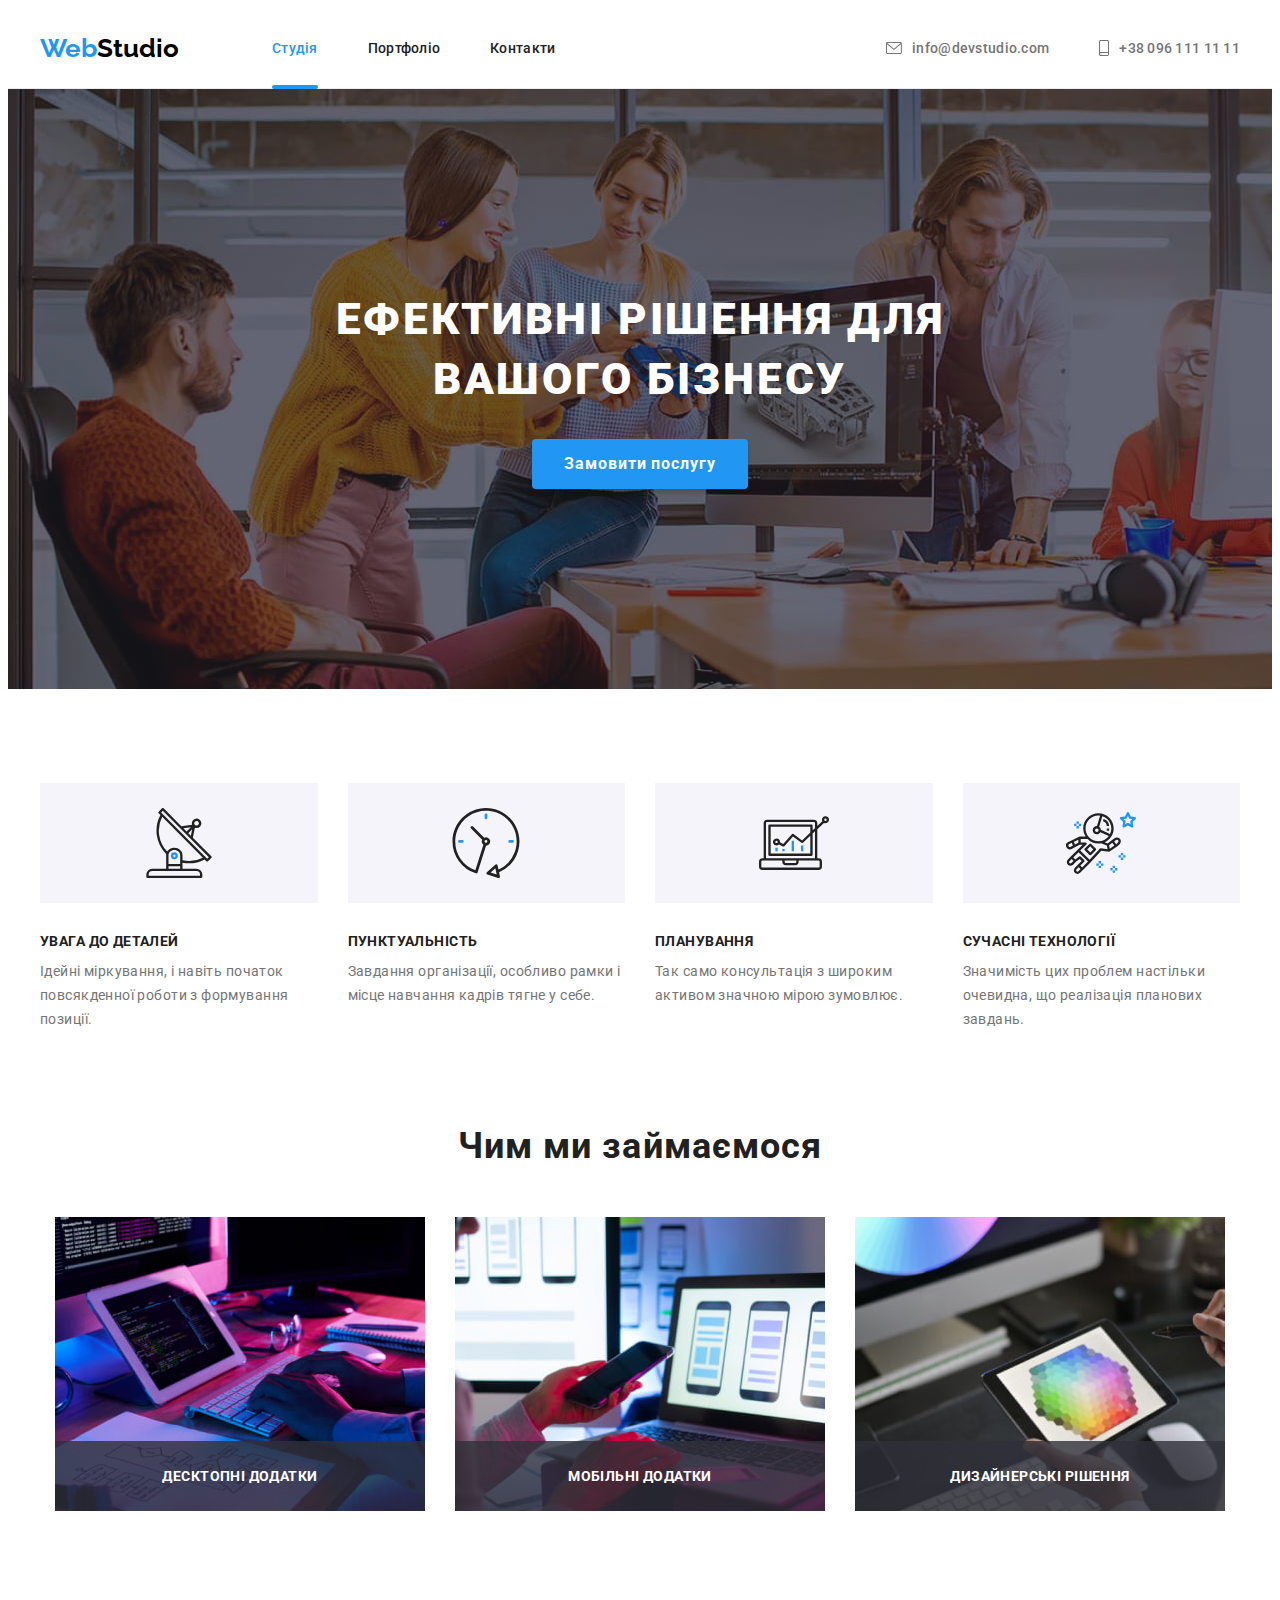
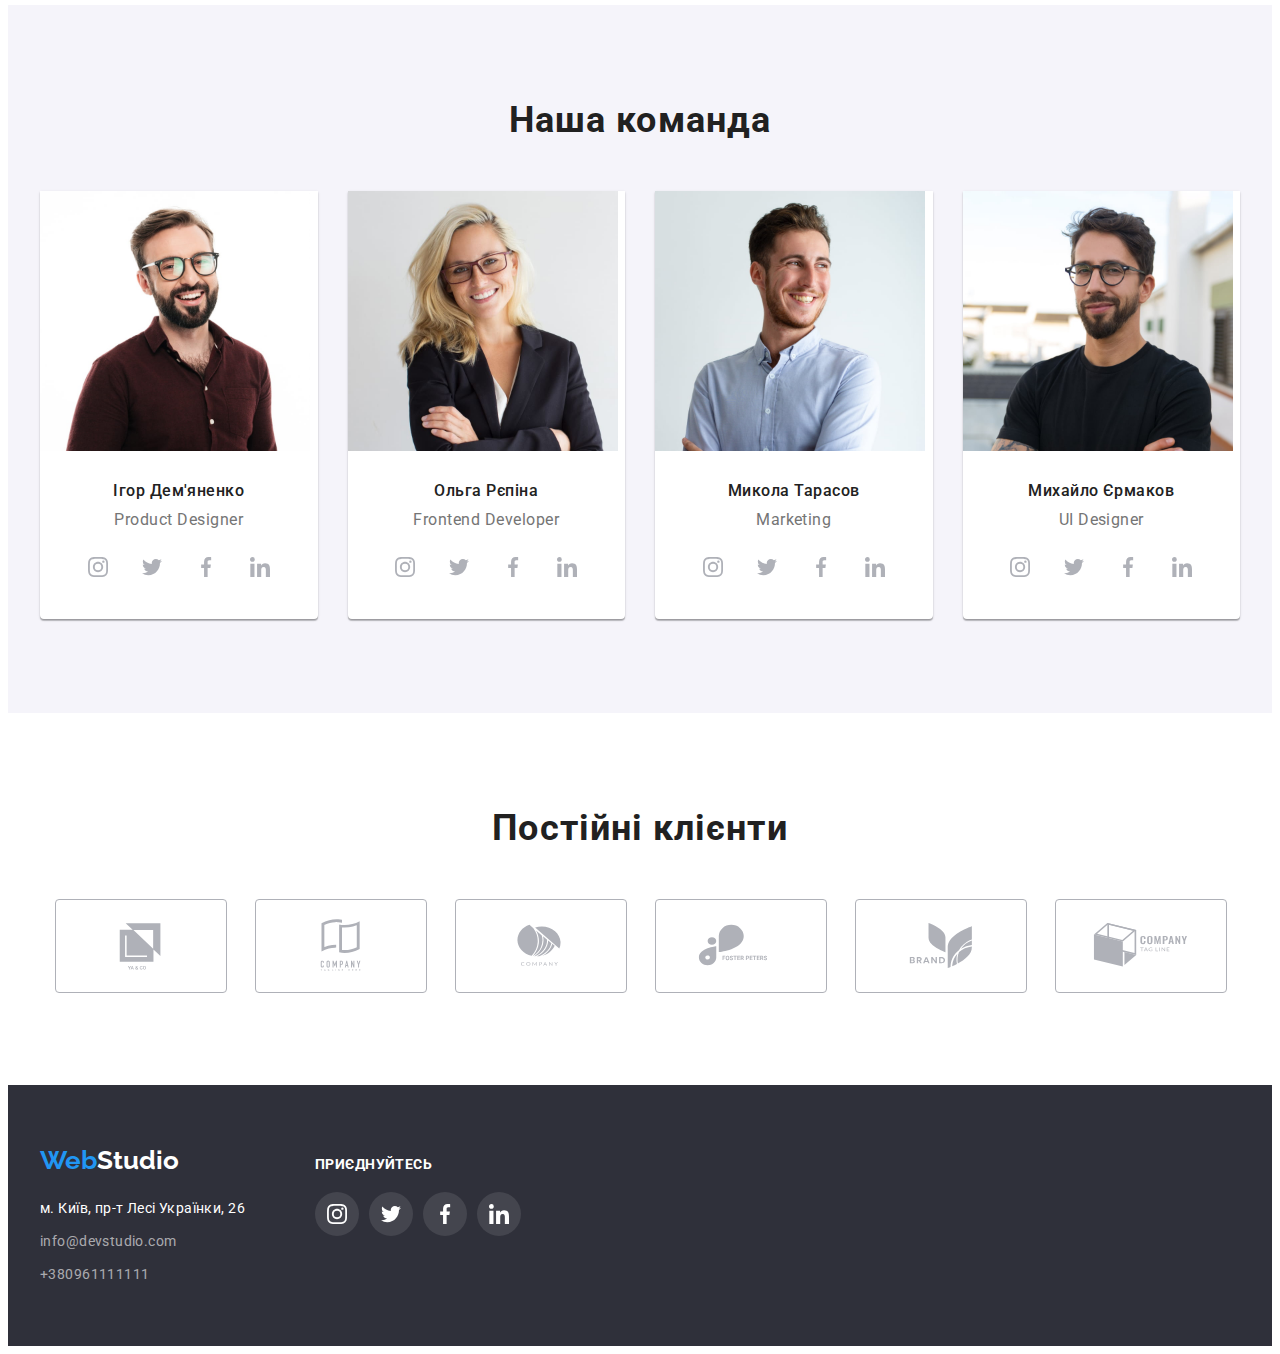
<file: index.html>
<!DOCTYPE html>
<html lang="uk">
  <head>
    <meta charset="UTF-8" />
    <meta http-equiv="X-UA-Compatible" content="IE=edge" />
    <meta name="viewport" content="width=device-width, initial-scale=1.0" />
    <title>Студія</title>
    <!-- Fons -->
    <link rel="preconnect" href="https://fonts.googleapis.com" />
    <link rel="preconnect" href="https://fonts.gstatic.com" crossorigin />
    <link
      href="https://fonts.googleapis.com/css2?family=Raleway:wght@700&family=Roboto:wght@400;500;700;900&display=swap"
      rel="stylesheet"
    />
    <!-- Modern-normalize -->
    <link
      rel="stylesheet"
      href="https://cdnjs.cloudflare.com/ajax/libs/modern-normalize/1.1.0/modern-normalize.min.css"
      integrity="sha512-wpPYUAdjBVSE4KJnH1VR1HeZfpl1ub8YT/NKx4PuQ5NmX2tKuGu6U/JRp5y+Y8XG2tV+wKQpNHVUX03MfMFn9Q=="
      crossorigin="anonymous"
      referrerpolicy="no-referrer"
    />
    <!-- Custom styles -->
    <link rel="stylesheet" href="./css/styles.css" />
  </head>

  <body>
    <!--header-->
    <header class="header">
      <div class="container header-container">
        <a class="logo link" href="./index.html" lang="en">
          Web<span class="logo-part">Studio</span></a
        >
        <nav class="navigation">
          <ul class="nav-list list">
            <li class="nav-item">
              <a class="nav-link link current" href="">Студія</a>
            </li>
            <li class="nav-item">
              <a class="nav-link link" href="./portfolio.html">Портфоліо</a>
            </li>
            <li class="nav-item">
              <a class="nav-link link" href="">Контакти</a>
            </li>
          </ul>
        </nav>
        <ul class="contacts-list list">
          <li class="contacts-item">
            <a class="contacts-link link" href="mailto:info@devstudio.com">
              <svg class="contacts-icon" width="16" height="12">
                <use href="./image/sprite.svg#mail"></use>
              </svg>
              info@devstudio.com
            </a>
          </li>
          <li class="contacts-item">
            <a class="contacts-link link" href="tel:+380961111111">
              <svg class="contacts-icon" width="10" height="16">
                <use href="./image/sprite.svg#smartphone"></use>
              </svg>
              +38 096 111 11 11
            </a>
          </li>
        </ul>
      </div>
    </header>
    <!--main-->
    <main>
      <!--Hero-->
      <section class="hero">
        <div class="container">
          <h1 class="main-title">Ефективні рішення для вашого бізнесу</h1>
          <button class="hero-btn" type="button" data-modal-open>Замовити послугу</button>
        </div>
      </section>
      <!--особливості-->
      <section class="features section">
        <div class="container">
          <h2 class="visually-hidden">Особливості</h2>
          <ul class="features-list list">
            <li class="features-item">
              <div class="features-box">
                <svg width="70" height="70">
                  <use href="./image/sprite.svg#antenna"></use>
                </svg>
              </div>
              <h3 class="features-suptitle">Увага до деталей</h3>
              <p class="features-text">
                Ідейні міркування, і навіть початок повсякденної роботи з формування позиції.
              </p>
            </li>
            <li class="features-item">
              <div class="features-box">
                <svg width="70" height="70">
                  <use href="./image/sprite.svg#clock"></use>
                </svg>
              </div>
              <h3 class="features-suptitle">Пунктуальність</h3>
              <p class="features-text">
                Завдання організації, особливо рамки і місце навчання кадрів тягне у себе.
              </p>
            </li>
            <li class="features-item">
              <div class="features-box">
                <svg width="70" height="70">
                  <use href="./image/sprite.svg#diagram"></use>
                </svg>
              </div>
              <h3 class="features-suptitle">Планування</h3>
              <p class="features-text">
                Так само консультація з широким активом значною мірою зумовлює.
              </p>
            </li>
            <li class="features-item">
              <div class="features-box">
                <svg width="70" height="70">
                  <use href="./image/sprite.svg#astronaut"></use>
                </svg>
              </div>
              <h3 class="features-suptitle">Сучасні технології</h3>
              <p class="features-text">
                Значимість цих проблем настільки очевидна, що реалізація планових завдань.
              </p>
            </li>
          </ul>
        </div>
      </section>
      <!--чим ми займаємося-->
      <section class="about">
        <div class="container">
          <h2 class="about-title">Чим ми займаємося</h2>
          <ul class="about-list list">
            <li class="about-item">
              <img
                class="about-img"
                src="./image/about/img1.jpg"
                alt="розробник пише код"
                width="370"
                height="294"
              />
              <div class="label-box">
                <h3 class="about-label">Десктопні додатки</h3>
              </div>
            </li>
            <li class="about-item">
              <img
                class="about-img"
                src="./image/about/img2.jpg"
                alt="розробник створює мобільний додаток"
                width="370"
                height="294"
              />
              <div class="label-box">
                <h3 class="about-label">Мобільні додатки</h3>
              </div>
            </li>
            <li class="about-item">
              <img
                class="about-img"
                src="./image/about/img3.jpg"
                alt="дизайнер обирає палітру"
                width="370"
                height="294"
              />
              <div class="label-box">
                <h3 class="about-label">Дизайнерські рішення</h3>
              </div>
            </li>
          </ul>
        </div>
      </section>
      <!--команда-->
      <section class="team section">
        <div class="container">
          <h2 class="team-title">Наша команда</h2>
          <ul class="team-list list">
            <li class="team-item">
              <img
                class="team-img"
                src="./image/team/photo-igor-demjanenko.jpg"
                alt="фото Ігоря Дем'яненко"
                width="270"
                height="260"
              />
              <div class="team-container">
                <h3 class="team-name">Ігор Дем'яненко</h3>
                <p class="team-info" lang="en">Product Designer</p>
                <!--соціальні мережі-->
                <ul class="socials-list list">
                  <li class="socials-item">
                    <a
                      class="socials-link link"
                      href="https://instagram.com"
                      target="_blank"
                      rel="noopener noreferrer"
                      aria-label="Instagram"
                    >
                      <svg class="socials-icon" width="20" height="20">
                        <use href="./image/sprite.svg#instagram"></use>
                      </svg>
                    </a>
                  </li>
                  <li class="socials-item">
                    <a
                      class="socials-link link"
                      href="https://twitter.com"
                      aria-label="Twitter"
                      target="_blank"
                      rel="noopener noreferrer"
                    >
                      <svg class="socials-icon" width="20" height="20">
                        <use href="./image/sprite.svg#twitter"></use>
                      </svg>
                    </a>
                  </li>
                  <li class="socials-item">
                    <a
                      class="socials-link link"
                      href="https://facebook.com"
                      aria-label="Facebook"
                      target="_blank"
                      rel="noopener noreferrer"
                    >
                      <svg class="socials-icon" width="20" height="20">
                        <use href="./image/sprite.svg#facebook"></use>
                      </svg>
                    </a>
                  </li>
                  <li class="socials-item">
                    <a
                      class="socials-link link"
                      href="https://linkedin.com"
                      aria-label="LinkedIn"
                      target="_blank"
                      rel="noopener noreferrer"
                    >
                      <svg class="socials-icon" width="20" height="20">
                        <use href="./image/sprite.svg#linkedin"></use>
                      </svg>
                    </a>
                  </li>
                </ul>
              </div>
            </li>
            <li class="team-item">
              <img
                class="team-img"
                src="./image/team/photo-olga-repina.jpg"
                alt="фото Ольги Рєпіної"
                width="270"
                height="260"
              />
              <div class="team-container">
                <h3 class="team-name">Ольга Рєпіна</h3>
                <p class="team-info" lang="en">Frontend Developer</p>
                <ul class="socials-list list">
                  <li class="socials-item">
                    <a
                      class="socials-link link"
                      href="https://instagram.com"
                      target="_blank"
                      rel="noopener noreferrer"
                      aria-label="Instagram"
                    >
                      <svg class="socials-icon" width="20" height="20">
                        <use href="./image/sprite.svg#instagram"></use>
                      </svg>
                    </a>
                  </li>
                  <li class="socials-item">
                    <a
                      class="socials-link link"
                      href="https://twitter.com"
                      aria-label="Twitter"
                      target="_blank"
                      rel="noopener noreferrer"
                    >
                      <svg class="socials-icon" width="20" height="20">
                        <use href="./image/sprite.svg#twitter"></use>
                      </svg>
                    </a>
                  </li>
                  <li class="socials-item">
                    <a
                      class="socials-link link"
                      href="https://facebook.com"
                      aria-label="Facebook"
                      target="_blank"
                      rel="noopener noreferrer"
                    >
                      <svg class="socials-icon" width="20" height="20">
                        <use href="./image/sprite.svg#facebook"></use>
                      </svg>
                    </a>
                  </li>
                  <li class="socials-item">
                    <a
                      class="socials-link link"
                      href="https://linkedin.com"
                      aria-label="LinkedIn"
                      target="_blank"
                      rel="noopener noreferrer"
                    >
                      <svg class="socials-icon" width="20" height="20">
                        <use href="./image/sprite.svg#linkedin"></use>
                      </svg>
                    </a>
                  </li>
                </ul>
              </div>
            </li>
            <li class="team-item">
              <img
                class="team-img"
                src="./image/team/photo-mykola-tarasov.jpg"
                alt="фото Миколи Тарасова"
                width="270"
                height="260"
              />
              <div class="team-container">
                <h3 class="team-name">Микола Тарасов</h3>
                <p class="team-info" lang="en">Marketing</p>
                <ul class="socials-list list">
                  <li class="socials-item">
                    <a
                      class="socials-link link"
                      href="https://instagram.com"
                      target="_blank"
                      rel="noopener noreferrer"
                      aria-label="Instagram"
                    >
                      <svg class="socials-icon" width="20" height="20">
                        <use href="./image/sprite.svg#instagram"></use>
                      </svg>
                    </a>
                  </li>
                  <li class="socials-item">
                    <a
                      class="socials-link link"
                      href="https://twitter.com"
                      aria-label="Twitter"
                      target="_blank"
                      rel="noopener noreferrer"
                    >
                      <svg class="socials-icon" width="20" height="20">
                        <use href="./image/sprite.svg#twitter"></use>
                      </svg>
                    </a>
                  </li>
                  <li class="socials-item">
                    <a
                      class="socials-link link"
                      href="https://facebook.com"
                      aria-label="Facebook"
                      target="_blank"
                      rel="noopener noreferrer"
                    >
                      <svg class="socials-icon" width="20" height="20">
                        <use href="./image/sprite.svg#facebook"></use>
                      </svg>
                    </a>
                  </li>
                  <li class="socials-item">
                    <a
                      class="socials-link link"
                      href="https://linkedin.com"
                      aria-label="LinkedIn"
                      target="_blank"
                      rel="noopener noreferrer"
                    >
                      <svg class="socials-icon" width="20" height="20">
                        <use href="./image/sprite.svg#linkedin"></use>
                      </svg>
                    </a>
                  </li>
                </ul>
              </div>
            </li>
            <li class="team-item">
              <img
                class="team-img"
                src="./image/team/photo-misha-ermakov.jpg"
                alt="фото Михайла Єрмакова"
                width="270"
                height="260"
              />
              <div class="team-container">
                <h3 class="team-name">Михайло Єрмаков</h3>
                <p class="team-info" lang="en">UI Designer</p>
                <ul class="socials-list list">
                  <li class="socials-item">
                    <a
                      class="socials-link link"
                      href="https://instagram.com"
                      target="_blank"
                      rel="noopener noreferrer"
                      aria-label="Instagram"
                    >
                      <svg class="socials-icon" width="20" height="20">
                        <use href="./image/sprite.svg#instagram"></use>
                      </svg>
                    </a>
                  </li>
                  <li class="socials-item">
                    <a
                      class="socials-link link"
                      href="https://twitter.com"
                      aria-label="Twitter"
                      target="_blank"
                      rel="noopener noreferrer"
                    >
                      <svg class="socials-icon" width="20" height="20">
                        <use href="./image/sprite.svg#twitter"></use>
                      </svg>
                    </a>
                  </li>
                  <li class="socials-item">
                    <a
                      class="socials-link link"
                      href="https://facebook.com"
                      aria-label="Facebook"
                      target="_blank"
                      rel="noopener noreferrer"
                    >
                      <svg class="socials-icon" width="20" height="20">
                        <use href="./image/sprite.svg#facebook"></use>
                      </svg>
                    </a>
                  </li>
                  <li class="socials-item">
                    <a
                      class="socials-link link"
                      href="https://linkedin.com"
                      aria-label="LinkedIn"
                      target="_blank"
                      rel="noopener noreferrer"
                    >
                      <svg class="socials-icon" width="20" height="20">
                        <use href="./image/sprite.svg#linkedin"></use>
                      </svg>
                    </a>
                  </li>
                </ul>
              </div>
            </li>
          </ul>
        </div>
      </section>
      <!--клієнти-->
      <section class="clients section">
        <div class="container">
          <h2 class="clients-title">Постійні клієнти</h2>
          <ul class="clients-list list">
            <li class="clients-item">
              <a href="" class="clients-link link" target="_blank" rel="noopener noreferrer">
                <svg class="clients-icon" width="106" height="60">
                  <use href="./image/sprite.svg#client1"></use>
                </svg>
              </a>
            </li>
            <li class="clients-item">
              <a href="" class="clients-link link">
                <svg class="clients-icon" width="106" height="60">
                  <use href="./image/sprite.svg#client2"></use>
                </svg>
              </a>
            </li>
            <li class="clients-item">
              <a href="" class="clients-link link">
                <svg class="clients-icon" width="106" height="60">
                  <use href="./image/sprite.svg#client3"></use>
                </svg>
              </a>
            </li>
            <li class="clients-item">
              <a href="" class="clients-link link">
                <svg class="clients-icon" width="106" height="60">
                  <use href="./image/sprite.svg#client4"></use>
                </svg>
              </a>
            </li>
            <li class="clients-item">
              <a href="" class="clients-link link">
                <svg class="clients-icon" width="106" height="60">
                  <use href="./image/sprite.svg#client5"></use>
                </svg>
              </a>
            </li>
            <li class="clients-item">
              <a href="" class="clients-link link">
                <svg class="clients-icon" width="106" height="60">
                  <use href="./image/sprite.svg#client6"></use>
                </svg>
              </a>
            </li>
          </ul>
        </div>
      </section>
    </main>
    <!--footer-->
    <footer class="footer">
      <div class="container footer-container">
        <div>
          <a class="logo link" href="./index.html" lang="en"
            >Web<span class="logo-part-footer">Studio</span></a
          >
          <address class="adr">
            <ul class="footer-list list">
              <li class="footer-item">
                <a
                  class="footer-address link"
                  href="https://goo.gl/maps/CN7fKiHpsyPoRP6w6"
                  target="_blank"
                  rel="noreferrer noopener"
                >
                  м. Київ, пр-т Лесі Українки, 26
                </a>
              </li>
              <li class="footer-item">
                <a class="footer-contacs link" href="mailto:info@devstudio.com"
                  >info@devstudio.com</a
                >
              </li>
              <li class="footer-item">
                <a class="footer-contacs link" href="tel:+380961111111">+380961111111</a>
              </li>
            </ul>
          </address>
        </div>
        <div>
          <p class="footer-title">Приєднуйтесь</p>
          <ul class="socials-list list">
            <li class="socials-item">
              <a
                class="socials-link link"
                href="https://instagram.com"
                target="_blank"
                rel="noopener noreferrer"
                aria-label="Instagram"
              >
                <svg class="socials-icon" width="20" height="20">
                  <use href="./image/sprite.svg#instagram"></use>
                </svg>
              </a>
            </li>
            <li class="socials-item">
              <a
                class="socials-link link"
                href="https://twitter.com"
                aria-label="Twitter"
                target="_blank"
                rel="noopener noreferrer"
              >
                <svg class="socials-icon" width="20" height="20">
                  <use href="./image/sprite.svg#twitter"></use>
                </svg>
              </a>
            </li>
            <li class="socials-item">
              <a
                class="socials-link link"
                href="https://facebook.com"
                aria-label="Facebook"
                target="_blank"
                rel="noopener noreferrer"
              >
                <svg class="socials-icon" width="20" height="20">
                  <use href="./image/sprite.svg#facebook"></use>
                </svg>
              </a>
            </li>
            <li class="socials-item">
              <a
                class="socials-link link"
                href="https://linkedin.com"
                aria-label="LinkedIn"
                target="_blank"
                rel="noopener noreferrer"
              >
                <svg class="socials-icon" width="20" height="20">
                  <use href="./image/sprite.svg#linkedin"></use>
                </svg>
              </a>
            </li>
          </ul>
        </div>
      </div>
    </footer>
    <!--Модальне вікно-->
    <div class="backdrop is-hidden" data-modal>
      <div class="modal">
        <button class="btn-close" type="button" data-modal-close>
          <svg class="icon-close" width="18" height="18" >
            <use href="./image/sprite.svg#close">
            </use>
          </svg>
        </button>
      </div>
    </div>

    <!--JS-->
    <script src="./js/modal.js"></script>
  </body>
</html>
</file>
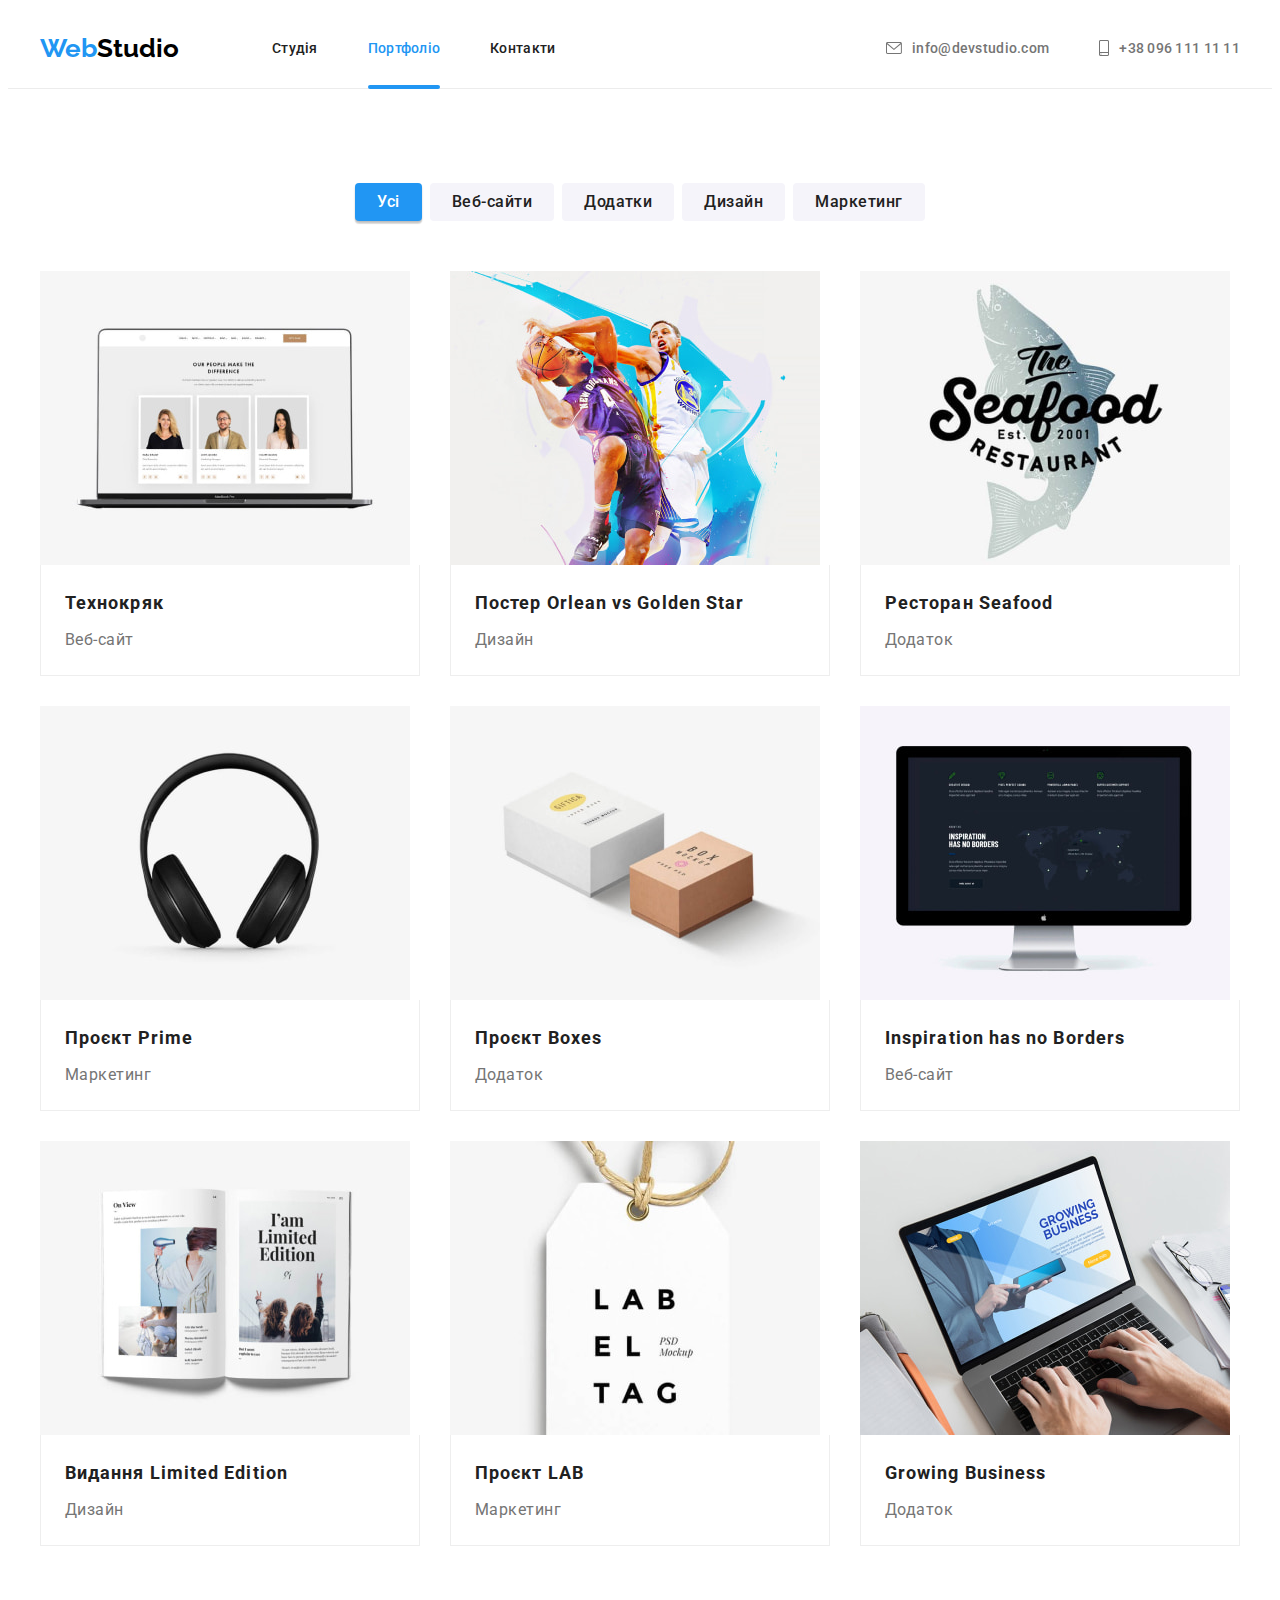
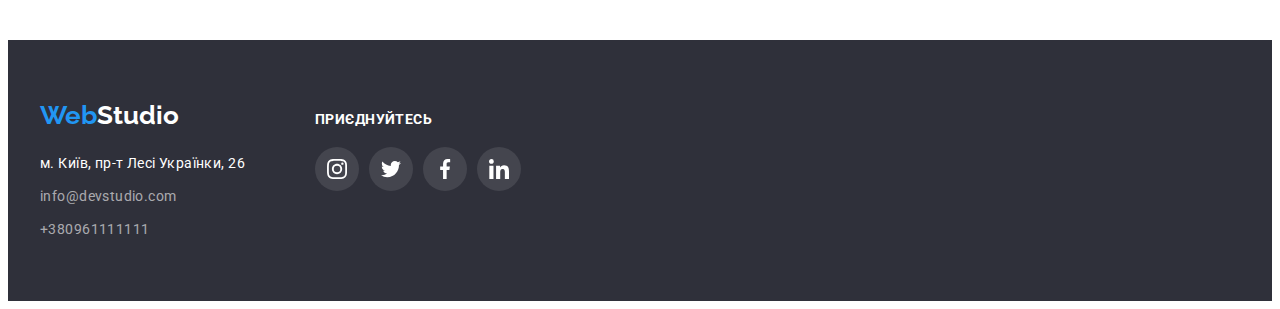
<file: portfolio.html>
<!DOCTYPE html>
<html lang="uk">
  <head>
    <meta charset="UTF-8" />
    <meta http-equiv="X-UA-Compatible" content="IE=edge" />
    <meta name="viewport" content="width=device-width, initial-scale=1.0" />
    <title>Портфоліо</title>
    <!-- Fons -->
    <link rel="preconnect" href="https://fonts.googleapis.com" />
    <link rel="preconnect" href="https://fonts.gstatic.com" crossorigin />
    <link
      href="https://fonts.googleapis.com/css2?family=Raleway:wght@700&family=Roboto:wght@400;500;700;900&display=swap"
      rel="stylesheet"
    />
    <!-- Modern-normalize -->
    <link
      rel="stylesheet"
      href="https://cdnjs.cloudflare.com/ajax/libs/modern-normalize/1.1.0/modern-normalize.min.css"
      integrity="sha512-wpPYUAdjBVSE4KJnH1VR1HeZfpl1ub8YT/NKx4PuQ5NmX2tKuGu6U/JRp5y+Y8XG2tV+wKQpNHVUX03MfMFn9Q=="
      crossorigin="anonymous"
      referrerpolicy="no-referrer"
    />
    <!-- Custom styles -->
    <link rel="stylesheet" href="./css/styles.css" />
  </head>

  <body>
    <!--header-->
    <header class="header">
      <div class="container header-container">
        <a class="logo link" href="./index.html" lang="en">
          Web<span class="logo-part">Studio</span></a
        >
        <nav class="navigation">
          <ul class="nav-list list">
            <li class="nav-item">
              <a class="nav-link link" href="./index.html">Студія</a>
            </li>
            <li class="nav-item">
              <a class="nav-link link current" href="./portfolio.html">Портфоліо</a>
            </li>
            <li class="nav-item">
              <a class="nav-link link" href="">Контакти</a>
            </li>
          </ul>
        </nav>
        <ul class="contacts-list list">
          <li class="contacts-item">
            <a class="contacts-link link" href="mailto:info@devstudio.com">
              <svg class="contacts-icon" width="16" height="12">
                <use href="./image/sprite.svg#mail"></use>
              </svg>
              info@devstudio.com
            </a>
          </li>
          <li class="contacts-item">
            <a class="contacts-link link" href="tel:+380961111111">
              <svg class="contacts-icon" width="10" height="16">
                <use href="./image/sprite.svg#smartphone"></use>
              </svg>
              +38 096 111 11 11
            </a>
          </li>
        </ul>
      </div>
    </header>
    <!--main-->
    <main>
      <section class="section">
        <div class="container">
          <h1 class="visually-hidden">Портфоліо</h1>
          <ul class="btn-list list">
            <li class="btn-item">
              <button class="btn-portfolio btn-active" type="button">Усі</button>
            </li>
            <li class="btn-item"><button class="btn-portfolio" type="button">Веб-сайти</button></li>
            <li class="btn-item"><button class="btn-portfolio" type="button">Додатки</button></li>
            <li class="btn-item"><button class="btn-portfolio" type="button">Дизайн</button></li>
            <li class="btn-item"><button class="btn-portfolio" type="button">Маркетинг</button></li>
          </ul>
          <ul class="portfolio-list list">
            <li class="portfolio-item">
              <a href="" class="portfolio-link link">
                <div class="portfilio-thumb">
                  <img
                    class="portfolio-img"
                    src="./image/portfolio/imgproject1.jpg"
                    alt="Веб-сайт"
                    width="370"
                    height="295"
                  />
                  <div class="overlay">
                    <p class="overlay-text">
                      Ресурс пропонує комплексні пропозиції з різним рівнем функціоналу та сервісів.
                      Все це дозволить відвідувачу отримати вичерпні відомості про компанію чи
                      приватну особу.
                    </p>
                  </div>
                </div>
                <div class="info-box">
                  <h2 class="portfolio-subtitle">Технокряк</h2>
                  <p class="portfolio-info">Веб-сайт</p>
                </div>
              </a>
            </li>
            <li class="portfolio-item">
              <a href="" class="portfolio-link link">
                <div class="portfilio-thumb">
                <img
                  class="portfolio-img"
                  src="./image/portfolio/imgproject2.jpg"
                  alt="Дизайн"
                  width="370"
                  height="295"
                />
                <div class="overlay">
                    <p class="overlay-text">
                      Ресурс пропонує комплексні пропозиції з різним рівнем функціоналу та сервісів.
                      Все це дозволить відвідувачу отримати вичерпні відомості про компанію чи
                      приватну особу.
                    </p>
                  </div>
                </div>
                <div class="info-box">
                  <h2 class="portfolio-subtitle">
                    Постер <span lang="en">Orlean vs Golden Star</span>
                  </h2>
                  <p class="portfolio-info">Дизайн</p>
                </div>
              </a>
            </li>
            <li class="portfolio-item">
              <a href="" class="portfolio-link link">
                <div class="portfilio-thumb">
                <img
                  class="portfolio-img"
                  src="./image/portfolio/imgproject3.jpg"
                  alt="Додаток"
                  width="370"
                  height="295"
                />
                <div class="overlay">
                    <p class="overlay-text">
                      Ресурс пропонує комплексні пропозиції з різним рівнем функціоналу та сервісів.
                      Все це дозволить відвідувачу отримати вичерпні відомості про компанію чи
                      приватну особу.
                    </p>
                  </div>
                </div>
                <div class="info-box">
                  <h2 class="portfolio-subtitle">Ресторан <span lang="en">Seafood</span></h2>
                  <p class="portfolio-info">Додаток</p>
                </div>
              </a>
            </li>
            <li class="portfolio-item">
              <a href="" class="portfolio-link link">
                <div class="portfilio-thumb">
                <img
                  class="portfolio-img"
                  src="./image/portfolio/imgproject4.jpg"
                  alt="Маркетинг"
                  width="370"
                  height="295"
                />
                <div class="overlay">
                    <p class="overlay-text">
                      Ресурс пропонує комплексні пропозиції з різним рівнем функціоналу та сервісів.
                      Все це дозволить відвідувачу отримати вичерпні відомості про компанію чи
                      приватну особу.
                    </p>
                  </div>
                </div>
                <div class="info-box">
                  <h2 class="portfolio-subtitle">Проєкт <span lang="en">Prime</span></h2>
                  <p class="portfolio-info">Маркетинг</p>
                </div>
              </a>
            </li>
            <li class="portfolio-item">
              <a href="" class="portfolio-link link">
                <div class="portfilio-thumb">
                <img
                  class="portfolio-img"
                  src="./image/portfolio/imgproject5.jpg"
                  alt="Додаток"
                  width="370"
                  height="295"
                />
                <div class="overlay">
                    <p class="overlay-text">
                      Ресурс пропонує комплексні пропозиції з різним рівнем функціоналу та сервісів.
                      Все це дозволить відвідувачу отримати вичерпні відомості про компанію чи
                      приватну особу.
                    </p>
                  </div>
                </div>
                <div class="info-box">
                  <h2 class="portfolio-subtitle">Проєкт <span lang="en">Boxes</span></h2>
                  <p class="portfolio-info">Додаток</p>
                </div>
              </a>
            </li>
            <li class="portfolio-item">
              <a href="" class="portfolio-link link">
                <div class="portfilio-thumb">
                <img
                  class="portfolio-img"
                  src="./image/portfolio/imgproject6.jpg"
                  alt="Веб-сайт"
                  width="370"
                  height="295"
                />
                <div class="overlay">
                    <p class="overlay-text">
                      Ресурс пропонує комплексні пропозиції з різним рівнем функціоналу та сервісів.
                      Все це дозволить відвідувачу отримати вичерпні відомості про компанію чи
                      приватну особу.
                    </p>
                  </div>
                </div>
                <div class="info-box">
                  <h2 class="portfolio-subtitle" lang="en">Inspiration has no Borders</h2>
                  <p class="portfolio-info">Веб-сайт</p>
                </div>
              </a>
            </li>
            <li class="portfolio-item">
              <a href="" class="portfolio-link link">
                <div class="portfilio-thumb">
                <img
                  class="portfolio-img"
                  src="./image/portfolio/imgproject7.jpg"
                  alt="Дизайн"
                  width="370"
                  height="295"
                />
                <div class="overlay">
                    <p class="overlay-text">
                      Ресурс пропонує комплексні пропозиції з різним рівнем функціоналу та сервісів.
                      Все це дозволить відвідувачу отримати вичерпні відомості про компанію чи
                      приватну особу.
                    </p>
                  </div>
                </div>
                <div class="info-box">
                  <h2 class="portfolio-subtitle">Видання <span lang="en">Limited Edition</span></h2>
                  <p class="portfolio-info">Дизайн</p>
                </div>
              </a>
            </li>
            <li class="portfolio-item">
              <a href="" class="portfolio-link link">
                <div class="portfilio-thumb">
                <img
                  class="portfolio-img"
                  src="./image/portfolio/imgproject8.jpg"
                  alt="Маркетинг"
                  width="370"
                  height="295"
                />
                <div class="overlay">
                    <p class="overlay-text">
                      Ресурс пропонує комплексні пропозиції з різним рівнем функціоналу та сервісів.
                      Все це дозволить відвідувачу отримати вичерпні відомості про компанію чи
                      приватну особу.
                    </p>
                  </div>
                </div>
                <div class="info-box">
                  <h2 class="portfolio-subtitle">Проєкт <span lang="en">LAB</span></h2>
                  <p class="portfolio-info">Маркетинг</p>
                </div>
              </a>
            </li>
            <li class="portfolio-item">
              <a href="" class="portfolio-link link">
                <div class="portfilio-thumb">
                <img
                  class="portfolio-img"
                  src="./image/portfolio/imgproject9.jpg"
                  alt="Додаток"
                  width="370"
                  height="295"
                />
                <div class="overlay">
                    <p class="overlay-text">
                      Ресурс пропонує комплексні пропозиції з різним рівнем функціоналу та сервісів.
                      Все це дозволить відвідувачу отримати вичерпні відомості про компанію чи
                      приватну особу.
                    </p>
                  </div>
                </div>
                <div class="info-box">
                  <h2 class="portfolio-subtitle" lang="en">Growing Business</h2>
                  <p class="portfolio-info">Додаток</p>
                </div>
              </a>
            </li>
          </ul>
        </div>
      </section>
    </main>
    <!--footer-->
    <footer class="footer">
      <div class="container footer-container">
        <div>
          <a class="logo link" href="./index.html" lang="en"
            >Web<span class="logo-part-footer">Studio</span></a
          >
          <address class="adr">
            <ul class="footer-list list">
              <li class="footer-item">
                <a
                  class="footer-address link"
                  href="https://goo.gl/maps/CN7fKiHpsyPoRP6w6"
                  target="_blank"
                  rel="noreferrer noopener"
                >
                  м. Київ, пр-т Лесі Українки, 26
                </a>
              </li>
              <li class="footer-item">
                <a class="footer-contacs link" href="mailto:info@devstudio.com"
                  >info@devstudio.com</a
                >
              </li>
              <li class="footer-item">
                <a class="footer-contacs link" href="tel:+380961111111">+380961111111</a>
              </li>
            </ul>
          </address>
        </div>
        <div>
          <p class="footer-title">Приєднуйтесь</p>
          <ul class="socials-list list">
            <li class="socials-item">
              <a
                class="socials-link link"
                href="https://instagram.com"
                target="_blank"
                rel="noopener noreferrer"
                aria-label="Instagram"
              >
                <svg class="socials-icon" width="20" height="20">
                  <use href="./image/sprite.svg#instagram"></use>
                </svg>
              </a>
            </li>
            <li class="socials-item">
              <a
                class="socials-link link"
                href="https://twitter.com"
                aria-label="Twitter"
                target="_blank"
                rel="noopener noreferrer"
              >
                <svg class="socials-icon" width="20" height="20">
                  <use href="./image/sprite.svg#twitter"></use>
                </svg>
              </a>
            </li>
            <li class="socials-item">
              <a
                class="socials-link link"
                href="https://facebook.com"
                aria-label="Facebook"
                target="_blank"
                rel="noopener noreferrer"
              >
                <svg class="socials-icon" width="20" height="20">
                  <use href="./image/sprite.svg#facebook"></use>
                </svg>
              </a>
            </li>
            <li class="socials-item">
              <a
                class="socials-link link"
                href="https://linkedin.com"
                aria-label="LinkedIn"
                target="_blank"
                rel="noopener noreferrer"
              >
                <svg class="socials-icon" width="20" height="20">
                  <use href="./image/sprite.svg#linkedin"></use>
                </svg>
              </a>
            </li>
          </ul>
        </div>
      </div>
    </footer>
  </body>
</html>
</file>
<file: css/styles.css>
:root{
    /* Fonts */
    --main-font: 'Roboto', sans-serif;
    --secondary-font: 'Raleway', sans-serif;

    /* Text colors */
    --primery-text-color: #757575;
    --title-text-color: #212121;
    --accent-text-color: #2196F3;
    --light-text-color: #FFFFFF;
    --black-text-color: #000000;
    --contacs-text-color: rgba(255, 255, 255, 0.6);
    

    --icons-color: #AFB1B8;

    /* Background colors */
    --bg-color: #2F303A;
    --secondary-bg-color: #F5F4FA;
    --accent-bg-color: #2196F3;
    --light-bg-color: #FFFFFF;
    --active-bg-color: #188CE8;

    /* animation */
    --anim-main: 250ms cubic-bezier(0.4, 0, 0.2, 1);
}

 /* body */

body{
    font-family: var(--main-font);
    font-size: 14px;
    color: var(--primery-text-color);
    background-color: var(--light-bg-color);
}

/* reset */
h1,
h2,
h3,
h4,
h5,
h6,
p {
    margin: 0;
}

img {
    display: block;
    max-width: 100%;
    height: auto;
}

.list{
    list-style: none;
    margin: 0;
    padding: 0;
}

.link{
    text-decoration: none;
    color: currentColor;
}

.container {
    width: 1200px;
    padding-left: 15px;
    padding-right: 15px;
    margin-left: auto;
    margin-right: auto;

    /* outline: 2px solid red;
    outline-offset: -2px;  */
}

.section {
    padding-top: 94px;
    padding-bottom: 94px;
}

/**
  |============================
  | header
  |============================
*/

.header {
    border-bottom: 1px solid #ECECEC;
}

.header-container {
    display: flex;
    align-items: center;
}

.logo {
    font-family: var(--secondary-font);
    color: var(--accent-text-color);
    font-weight: 700;
    font-size: 26px;
    line-height: calc(31 / 26);
    display: block;
}

.header .logo{
    margin-right: 93px;
    padding-top: 24px;
    padding-bottom: 24px;
}

.logo-part {
    color: var(--black-text-color);
}

.navigation {
    margin-right: auto;
}

.nav-list,
.contacts-list {
    display: flex;
    gap: 50px;
}

/* .nav-item {} */

.nav-link {
    color: var(--title-text-color);
    font-weight: 500;
    line-height: calc(16 /14);
    letter-spacing: 0.02em;
    padding-top: 32px;
    padding-bottom: 32px;
    display: block;
    transition: color var(--anim-main);
}

.nav-link:hover,
.nav-link:focus,
.contacts-link:hover,
.contacts-link:focus{
    color: var(--accent-text-color);
}

.current{
    color: var(--accent-text-color);
    position: relative;
} 

.current::after{
    content: '';
    display: block;
    position: absolute;
    bottom: -1.5%;
    left: 0;
    width: 100%;
    height: 4px;

    background-color: var(--accent-bg-color);
    border-radius: 2px;;
}
/* .contacts-item {
    display: flex;
    gap: 10px;
    align-items: center;
    justify-content: center;
}  */

.contacts-link {
    color: inherit;
    font-weight: 500;
    line-height: calc(16 / 14);
    letter-spacing: 0.02em;
    padding-top: 32px;
    padding-bottom: 32px;
    display: flex;
    gap: 10px;
    align-items: center;
    transition: color var(--anim-main);
}

.contacts-icon{
    fill: currentColor;
}

/**
  |============================
  | Hero
  |============================
*/

.hero {
    max-width: 1600px;
    margin-left: auto;
    margin-right: auto;

    background-image: linear-gradient(rgba(47, 48, 58, 0.4),rgba(47, 48, 58, 0.4)), url(../image/hero/hero-bg.jpg);
    background-color: var(--bg-color);
    text-align: center;
    padding-top: 200px;
    padding-bottom: 200px;
}

.main-title {
    font-weight: 900;
    font-size: 44px;
    line-height: calc(60 / 44);
    letter-spacing: 0.06em;
    text-transform: uppercase;
    text-align: center;

    margin-bottom: 30px;
    width: 696px;
    margin-left: auto;
    margin-right: auto;

    color: var(--light-bg-color);
}

.hero-btn {
    font-family: inherit;
    font-weight: 700;
    font-size: 16px;
    line-height: calc(30 / 16);
    text-align: center;
    letter-spacing: 0.06em;

    color: var(--light-text-color);
    background-color: var(--accent-bg-color);

    width: 216px;
    padding: 10px;
    cursor: pointer;
    box-shadow: 0px 4px 4px rgba(0, 0, 0, 0.15);
    border-radius: 4px;
    border: none;
    transition: background-color var(--anim-main);
}

.hero-btn:hover,
.hero-btn:focus{
    background-color: var(--active-bg-color);
}

/**
  |============================
  | features
  |============================
*/

.features {
    padding-top: 94px;
}

.visually-hidden {
    position: absolute;
    white-space: nowrap;
    width: 1px;
    height: 1px;
    overflow: hidden;
    border: 0;
    padding: 0;
    clip: rect(0 0 0 0);
    clip-path: inset(50%);
    margin: -1px;
}

.features-list,
.about-list,
.team-list,
.clients-list{
    display: flex;
    gap: 30px;
    flex-basis: 1170px;
    justify-content: center;
}

.features-item {
    flex-basis: calc((100% - 30px *3) / 4);
} 

.features-box{
    display: flex;
    align-items: center;
    justify-content: center;
    height: 120px;
    background-color: var(--secondary-bg-color);
    margin-bottom: 30px;
}

.features-suptitle {
    font-size: 14px;
    line-height: calc(16 / 14 );
    letter-spacing: 0.03em;
    text-transform: uppercase;

    margin-bottom: 10px;

    color: var(--title-text-color);
}

.features-text {
    line-height: calc(24 / 14);
    letter-spacing: 0.03em;
}

/**
  |============================
  | about
  |============================
*/

.about {
    margin-bottom: 94px;
} 

.about-title,
.team-title,
.clients-title{
    /* font-weight: 700; */
    font-size: 36px;
    line-height: calc(42 / 36);
    text-align: center;
    letter-spacing: 0.03em;

    margin-bottom: 50px;

    color: var(--title-text-color);
}

.about-item {
    position: relative;
}

/* .about-img {}  */

.label-box{
    position: absolute;
    bottom: 0;
    left: 0;
    height: 70px;
    width: 100%;

    display: flex;
    align-items: center;
    justify-content: center;

    background-color: rgba(47, 48, 58, 0.8);
}

.about-label{
    font-weight: 700;
    font-size: 14px;
    line-height: calc(16 /14);
    text-align: center;
    letter-spacing: 0.03em;
    text-transform: uppercase;
    color: var(--light-text-color);
}

/**
  |============================
  | team
  |============================
*/

.team {
    background-color: var(--secondary-bg-color);
}

/* .team-list {} */

.team-item {
    background-color: var(--light-bg-color);
    box-shadow: 0px 1px 3px rgba(0, 0, 0, 0.12), 0px 1px 1px rgba(0, 0, 0, 0.14), 0px 2px 1px rgba(0, 0, 0, 0.2);
    border-radius: 0px 0px 4px 4px;
    flex-basis: calc((100% - 30px * 3)/4);
}

/* .team-img {} */

.team-container{
    padding: 30px;
}

.team-name {
    font-weight: 500;
    font-size: 16px;
    line-height: calc(19 / 16);
    text-align: center;
    letter-spacing: 0.03em;

    margin-bottom: 10px;

    color: var(--title-text-color);
}

.team-info {   
    font-size: 16px;
    line-height: calc(19 / 16);
    text-align: center;
    letter-spacing: 0.03em;
    margin-bottom: 16px;
}

.socials-list{
    display: flex;
    gap: 10px;
    justify-content: center;
}

.socials-item{
    width: 44px;
    height: 44px;    
} 

.socials-link{
    background-color: transparent;
    width: 100%;
    height: 100%; 
    border-radius: 50%;
    display: flex;
    justify-content: center;
    align-items: center;
    cursor: pointer;
    fill: var(--icons-color);
    transition: background-color var(--anim-main), fill var(--anim-main);
}

.socials-link:hover,
.socials-link:focus {
    background-color: var(--accent-bg-color);
    fill: var(--light-text-color);
}

.socials-icon{
    color: currentColor;
}

/**
  |============================
  | clients
  |============================
*/
/* .clients {} */

/* .clients-list {} */

.clients-item {
    width: 170px;
    height: 92px;
}

.clients-link {
    width: 100%;
    height: 100%;
    display: flex;
    justify-content: center;
    align-items: center;
    border: 1px solid var(--icons-color);
    border-radius: 4px;
    /* fill: var(--icons-color); */
    color: var(--icons-color);
    transition: border-color var(--anim-main), color var(--anim-main);
}

.clients-link:hover,
.clients-link:focus{
    border-color: var(--accent-bg-color);
    color: var(--accent-bg-color);
}

.clients-icon {
    fill: currentColor;
}

/**
  |============================
  | footer
  |============================
*/
.footer {
    background-color: var(--bg-color);
    padding-top: 60px;
    padding-bottom: 60px;
}

.footer-container{
    display: flex;
    gap: 70px;
    align-items: baseline;
}

.logo-part-footer{
    color: var(--light-bg-color);
}

.footer .logo {
    margin-bottom: 20px;
}

.adr {
    font-style: normal;
}

/* .footer-list {} */

.footer-item {
    margin-bottom: 9px;
}

.footer-item:last-child {
    margin-bottom: 0;
}

.footer-address{
    color: var(--light-text-color);
    line-height: calc(24 / 14);
    letter-spacing: 0.03em;
}

.footer-contacs {
    color: var(--contacs-text-color);
    line-height: calc(24 /14);
    letter-spacing: 0.03em;
    transition: color var(--anim-main);
}

.footer-contacs:hover,
.footer-contacs:focus{
    color: var(--accent-text-color);
}

.footer-title{
    font-weight: 700;
    line-height: calc(16 /14);
    letter-spacing: 0.03em;
    text-transform: uppercase;

    color: var(--light-text-color);

    margin-bottom: 20px;
}

.footer .socials-link{
    background-color: rgba(255, 255, 255, 0.1);
    fill: var(--light-text-color);
    transition: background-color var(--anim-main);
}

.footer .socials-link:hover,
.footer .socials-link:focus{
    background-color: var(--accent-bg-color);
}

/**
  |============================
  | Modal
  |============================
*/

.backdrop{
    position: fixed;
    top: 0;
    bottom: 0;
    left: 0;
    right: 0;
    display: flex;

    background-color: rgba(0, 0, 0, 0.1);

    /* transition: opacity 1000ms, visibility 1000ms; */
    /* transform: scale(1); */
    transition: transform 500ms;
}

.is-hidden{
    visibility: hidden;
    opacity: 0;
    pointer-events: none;
    transform: scale(0.5);
} 

.modal{
    margin: auto;
    height: 580px;
    width: 528px;
    padding: 8px;

    background-color: var(--light-bg-color);
    
    /* animation-name: modal;
    animation-duration: 1000ms;
    animation-fill-mode: none;
    animation-timing-function: ease-in-out;
    animation-delay: 500ms; */
}

.btn-close{
    display: flex;
    align-items: center;
    justify-content: center;
    width: 30px;
    height: 30px;
    border: 1px solid rgba(0, 0, 0, 0.1);
    border-radius: 50%;
    background-color: transparent;
    margin-left: auto;
    cursor: pointer;
}

/* @keyframes modal{
    0% {
        transform: translateX(-1000px) scale(0.7);
        opacity: 0.7;
    }
    80% {
        transform: translateX(50px) scale(0.7);
        opacity: 0.7;
    }
    to {
        transform: translateX(0) scale(1);
        opacity: 1;
    }
} */

/**
  |============================
  | Portfolio
  |============================
*/

.btn-list,
.portfolio-list{
    display: flex;
}

.btn-list{
    gap: 8px;
    justify-content: center;
    flex-basis: 575px;

    margin-bottom: 50px;
}

/* .btn-item {}  */

.btn-portfolio{
    font-family: inherit;
    font-weight: 500;
    font-size: 16px;
    line-height: calc(26 / 16);
    text-align: center;
    letter-spacing: 0.03em;

    padding: 6px 22px;
    border:none;
    border-radius: 4px;

    color: var(--title-text-color);
    background-color:var(--secondary-bg-color);

    cursor: pointer;

    transition: color var(--anim-main), background-color var(--anim-main), box-shadow var(--anim-main);
}

.btn-active,
.btn-portfolio:hover,
.btn-portfolio:focus{
    color: var(--light-text-color);
    background-color: var(--accent-bg-color);
    box-shadow: 0px 3px 1px rgba(0, 0, 0, 0.1), 0px 1px 2px rgba(0, 0, 0, 0.08), 0px 2px 2px rgba(0, 0, 0, 0.12);
}


.portfolio-list {
    flex-wrap: wrap;
    gap: 30px;
    flex-basis: 1170px;
}

.portfolio-item {
    flex-basis: calc((100% - 30px * 2) / 3);
}

.portfolio-link{
    display: block;
    transform: box-shadow var(--anim-main);
}

.portfolio-link:hover,
.portfolio-link:focus{
    box-shadow: 0px 1px 1px rgba(0, 0, 0, 0.12), 0px 4px 4px rgba(0, 0, 0, 0.06), 1px 4px 6px rgba(0, 0, 0, 0.16);
}

/* .portfolio-img {}  */

.portfilio-thumb{
    position: relative;
    overflow: hidden;
}

.overlay{
    position: absolute;
    top: 0;
    left: 0;
    height: 100%;
    width: 100%;

    transform: translateY(100%);
    transition: transform var(--anim-main);

    display: flex;
    justify-content: center;
    align-items: center;
    padding: 24px;

    background-color: rgba(33, 150, 243, 0.9);
}

.portfolio-link:hover .overlay,
.portfolio-link:focus .overlay{
    transform: translateY(0);
}

.overlay-text{
    font-weight: 400;
    font-size: 18px;
    line-height: calc(28 /18);
    letter-spacing: 0.03em;

    color: var(--light-text-color);
}

.info-box{
    padding: 20px 24px;
    border: 1px solid #EEEEEE;
    border-top: 0;
}

.portfolio-subtitle {
    font-size: 18px;
    line-height: calc(36 / 18);
    letter-spacing: 0.06em;

    margin-bottom: 4px;

    color: var(--title-text-color);
}

.portfolio-info {
    font-size: 16px;
    line-height: calc(30 / 16);
    letter-spacing: 0.03em;
}
</file>
